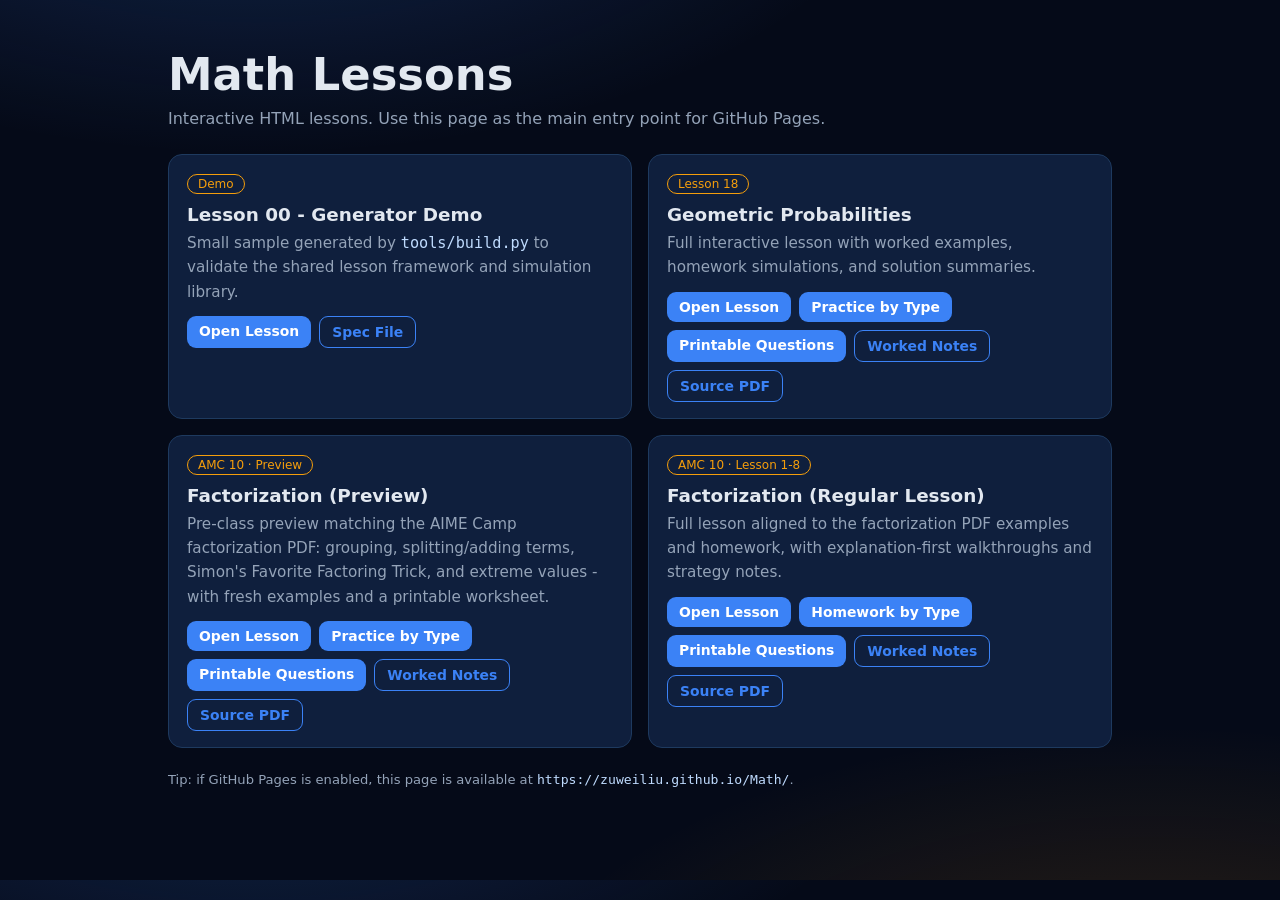
<file: index.html>
<!DOCTYPE html>
<html lang="en">
<head>
<meta charset="UTF-8">
<meta name="viewport" content="width=device-width, initial-scale=1.0">
<title>Math Lessons</title>
<style>
:root{
  --bg:#050a18;
  --card:#0f1f3d;
  --text:#e2e8f0;
  --muted:#94a3b8;
  --accent:#3b82f6;
  --accent2:#f59e0b;
  --border:#1e3a5f;
}
*{box-sizing:border-box}
body{
  margin:0;
  font-family:"Segoe UI",system-ui,sans-serif;
  color:var(--text);
  background:
    radial-gradient(1200px 600px at 20% -20%, rgba(59,130,246,.25), transparent 55%),
    radial-gradient(1200px 600px at 90% 120%, rgba(245,158,11,.18), transparent 55%),
    var(--bg);
}
.wrap{max-width:980px;margin:0 auto;padding:48px 18px 80px}
h1{margin:0 0 8px;font-size:clamp(1.8rem,4vw,2.8rem)}
.sub{margin:0 0 26px;color:var(--muted)}
.grid{display:grid;gap:16px}
@media (min-width:840px){.grid{grid-template-columns:1fr 1fr}}
.card{
  background:var(--card);
  border:1px solid var(--border);
  border-radius:14px;
  padding:18px 18px 16px;
}
.tag{
  display:inline-block;
  font-size:.75rem;
  color:var(--accent2);
  border:1px solid var(--accent2);
  border-radius:999px;
  padding:2px 10px;
  margin-bottom:10px;
}
.title{font-size:1.15rem;font-weight:700;margin:0 0 6px}
.desc{margin:0 0 12px;color:var(--muted);font-size:.95rem;line-height:1.6}
.links{display:flex;flex-wrap:wrap;gap:8px}
a.btn{
  text-decoration:none;
  font-size:.87rem;
  font-weight:600;
  color:#fff;
  background:var(--accent);
  border-radius:9px;
  padding:7px 12px;
}
a.btn.ghost{background:transparent;color:var(--accent);border:1px solid var(--accent)}
.foot{margin-top:24px;color:var(--muted);font-size:.82rem}
code{color:#bfdbfe}
</style>
</head>
<body>
  <div class="wrap">
    <h1>Math Lessons</h1>
    <p class="sub">Interactive HTML lessons. Use this page as the main entry point for GitHub Pages.</p>

    <div class="grid">
      <section class="card">
        <div class="tag">Demo</div>
        <h2 class="title">Lesson 00 - Generator Demo</h2>
        <p class="desc">Small sample generated by <code>tools/build.py</code> to validate the shared lesson framework and simulation library.</p>
        <div class="links">
          <a class="btn" href="lessons/demo/Lesson%2000%20-%20Demo.html">Open Lesson</a>
          <a class="btn ghost" href="lessons/demo/demo_lesson.py">Spec File</a>
        </div>
      </section>

      <section class="card">
        <div class="tag">Lesson 18</div>
        <h2 class="title">Geometric Probabilities</h2>
        <p class="desc">Full interactive lesson with worked examples, homework simulations, and solution summaries.</p>
        <div class="links">
          <a class="btn" href="lessons/lesson-18/Lesson%2018%20-%20Geometric%20Probabilities.html">Open Lesson</a>
          <a class="btn" href="lessons/lesson-18/Lesson%2018%20-%20Geometric%20Probabilities.html#practice">Practice by Type</a>
          <a class="btn" href="lessons/lesson-18/Lesson%2018%20-%20Practice%20Worksheet%20(Questions%20Only).html">Printable Questions</a>
          <a class="btn ghost" href="lessons/lesson-18/Lesson%2018%20-%20Geometric%20Probabilities%20-%20Worked%20Lesson.md">Worked Notes</a>
          <a class="btn ghost" href="lessons/lesson-18/AMC10%20Geometric%20Probabilities.pdf">Source PDF</a>
        </div>
      </section>

      <section class="card">
        <div class="tag">AMC 10 · Preview</div>
        <h2 class="title">Factorization (Preview)</h2>
        <p class="desc">Pre-class preview matching the AIME Camp factorization PDF: grouping, splitting/adding terms, Simon's Favorite Factoring Trick, and extreme values - with fresh examples and a printable worksheet.</p>
        <div class="links">
          <a class="btn" href="lessons/factorization/Factorization.html">Open Lesson</a>
          <a class="btn" href="lessons/factorization/Factorization.html#practice">Practice by Type</a>
          <a class="btn" href="lessons/factorization/Factorization%20-%20Practice%20Worksheet%20(Questions%20Only).html">Printable Questions</a>
          <a class="btn ghost" href="lessons/factorization/Factorization%20-%20Worked%20Lesson.md">Worked Notes</a>
          <a class="btn ghost" href="lessons/factorization/AMC10%20Factiorization.pdf">Source PDF</a>
        </div>
      </section>

      <section class="card">
        <div class="tag">AMC 10 · Lesson 1-8</div>
        <h2 class="title">Factorization (Regular Lesson)</h2>
        <p class="desc">Full lesson aligned to the factorization PDF examples and homework, with explanation-first walkthroughs and strategy notes.</p>
        <div class="links">
          <a class="btn" href="lessons/factorization/Factorization%20-%20Regular%20Lesson.html">Open Lesson</a>
          <a class="btn" href="lessons/factorization/Factorization%20-%20Regular%20Lesson.html#practice">Homework by Type</a>
          <a class="btn" href="lessons/factorization/Factorization%20-%20Regular%20Practice%20Worksheet%20(Questions%20Only).html">Printable Questions</a>
          <a class="btn ghost" href="lessons/factorization/Factorization%20-%20Regular%20Worked%20Lesson.md">Worked Notes</a>
          <a class="btn ghost" href="lessons/factorization/AMC10%20Factiorization.pdf">Source PDF</a>
        </div>
      </section>
    </div>

    <p class="foot">Tip: if GitHub Pages is enabled, this page is available at <code>https://zuweiliu.github.io/Math/</code>.</p>
  </div>
</body>
</html>
</file>
